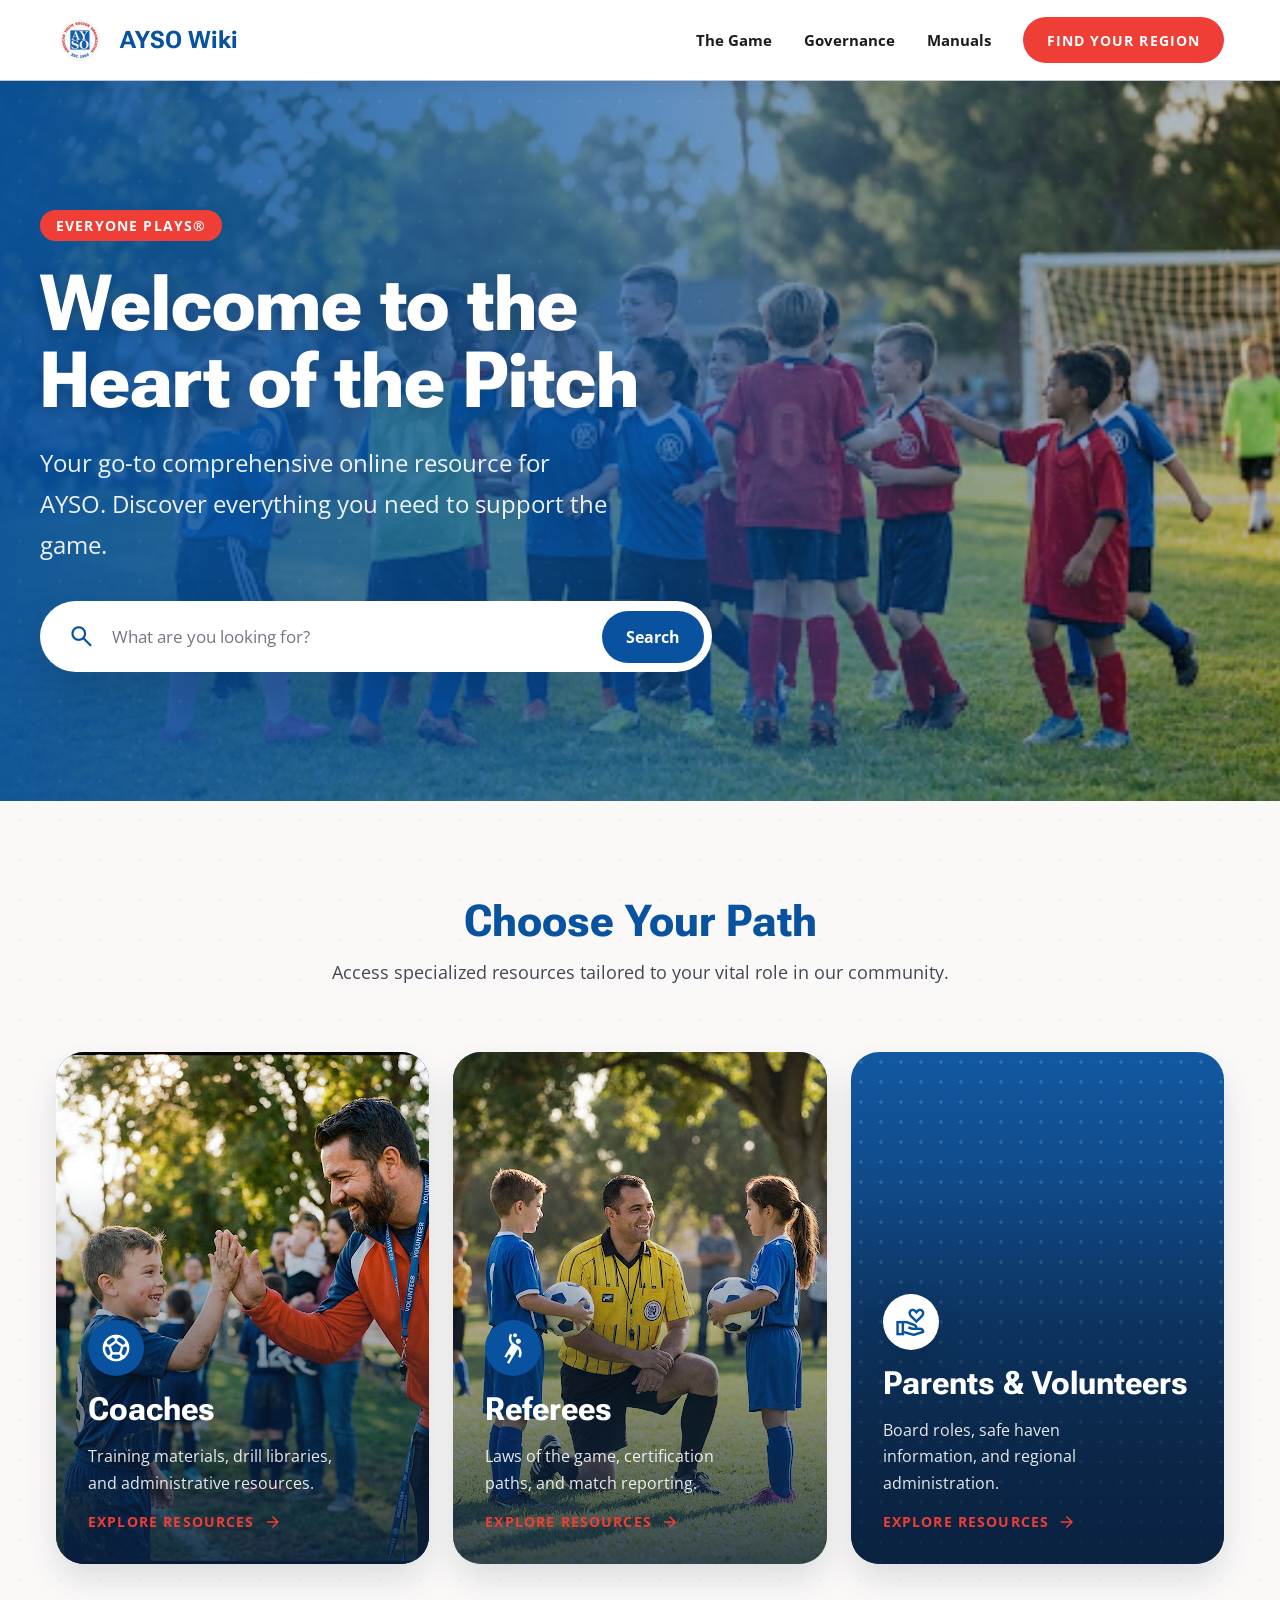
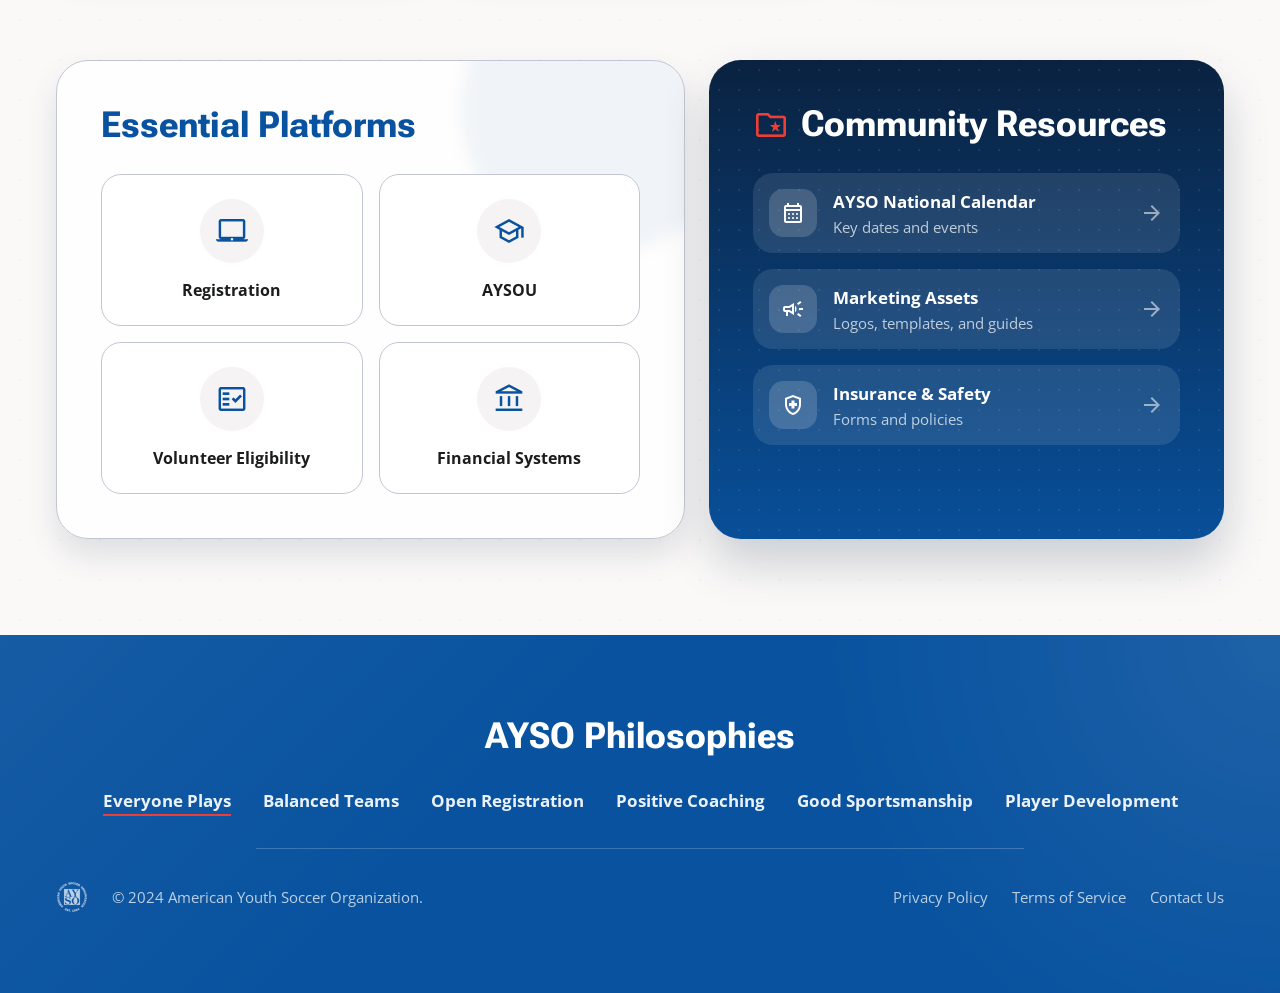
<file: index.html>
<!DOCTYPE html>
<html lang="en">
<head>
    <meta charset="utf-8"/>
    <meta content="width=device-width, initial-scale=1.0" name="viewport"/>
    <title>AYSO Wiki - Home</title>
    <link href="https://fonts.googleapis.com" rel="preconnect"/>
    <link crossorigin="" href="https://fonts.gstatic.com" rel="preconnect"/>
    <link href="https://fonts.googleapis.com/css2?family=Roboto+Flex:opsz,wght@8..144,400;700&amp;family=Open+Sans:wght@400;700&amp;display=swap" rel="stylesheet"/>
    <link href="https://fonts.googleapis.com/css2?family=Material+Symbols+Outlined:wght,FILL@100..700,0..1&amp;display=swap" rel="stylesheet"/>
    <link href="styles.css" rel="stylesheet"/>
</head>
<body>
    <header class="site-header">
        <div class="shell header-bar">
            <a class="brand" href="#">
                <img alt="AYSO Logo" src="images/ayso-logo-header.png"/>
                <span>AYSO Wiki</span>
            </a>
            <nav aria-label="Primary" class="desktop-nav">
                <a class="nav-link" href="#">The Game</a>
                <a class="nav-link" href="#">Governance</a>
                <a class="nav-link" href="#">Manuals</a>
                <a class="nav-cta" href="#">FIND YOUR REGION</a>
            </nav>
            <details class="mobile-nav">
                <summary aria-label="Open navigation menu">
                    <span aria-hidden="true" class="material-symbols-outlined">menu</span>
                </summary>
                <nav aria-label="Mobile primary">
                    <a href="#">The Game</a>
                    <a href="#">Governance</a>
                    <a href="#">Manuals</a>
                    <a class="nav-cta" href="#">FIND YOUR REGION</a>
                </nav>
            </details>
        </div>
    </header>

    <main class="page-main">
        <section class="hero">
            <img alt="Diverse group of young soccer players celebrating" class="hero-media" src="images/hero-soccer-players.jpg"/>
            <div class="hero-overlay"></div>
            <div aria-hidden="true" class="hero-pattern"></div>
            <div class="shell hero-content">
                <div class="hero-copy">
                    <span class="eyebrow">Everyone Plays®</span>
                    <h1 class="hero-title">Welcome to the Heart of the Pitch</h1>
                    <p>Your go-to comprehensive online resource for AYSO. Discover everything you need to support the game.</p>
                    <form action="#" class="search-form" role="search">
                        <label class="visually-hidden" for="site-search">Search the AYSO Wiki</label>
                        <div class="search-field">
                            <span aria-hidden="true" class="material-symbols-outlined search-icon">search</span>
                            <input class="search-input" id="site-search" placeholder="What are you looking for?" type="search"/>
                        </div>
                        <button class="search-button" type="submit">Search</button>
                    </form>
                </div>
            </div>
        </section>

        <div class="shell main-sections">
            <section aria-labelledby="choose-path-title">
                <div class="section-intro">
                    <h2 class="section-title" id="choose-path-title">Choose Your Path</h2>
                    <p class="section-copy">Access specialized resources tailored to your vital role in our community.</p>
                </div>
                <div class="role-grid">
                    <a class="role-card role-card--photo" href="#">
                        <img alt="AYSO Coach" class="role-image" src="images/coach.jpg"/>
                        <div class="role-card-body">
                            <div class="role-icon">
                                <span aria-hidden="true" class="material-symbols-outlined">sports_soccer</span>
                            </div>
                            <h3 class="role-title">Coaches</h3>
                            <p class="role-text">Training materials, drill libraries, and administrative resources.</p>
                            <span class="role-action">Explore Resources <span aria-hidden="true" class="material-symbols-outlined">arrow_forward</span></span>
                        </div>
                    </a>

                    <a class="role-card role-card--photo" href="#">
                        <img alt="AYSO Referee" class="role-image" src="images/referee.jpg"/>
                        <div class="role-card-body">
                            <div class="role-icon">
                                <span aria-hidden="true" class="material-symbols-outlined">sports_handball</span>
                            </div>
                            <h3 class="role-title">Referees</h3>
                            <p class="role-text">Laws of the game, certification paths, and match reporting.</p>
                            <span class="role-action">Explore Resources <span aria-hidden="true" class="material-symbols-outlined">arrow_forward</span></span>
                        </div>
                    </a>

                    <a class="role-card role-card--pattern" href="#">
                        <div class="role-card-body">
                            <div class="role-icon">
                                <span aria-hidden="true" class="material-symbols-outlined">volunteer_activism</span>
                            </div>
                            <h3 class="role-title">Parents &amp; Volunteers</h3>
                            <p class="role-text">Board roles, safe haven information, and regional administration.</p>
                            <span class="role-action">Explore Resources <span aria-hidden="true" class="material-symbols-outlined">arrow_forward</span></span>
                        </div>
                    </a>
                </div>
            </section>

            <section aria-label="Essential tools and community resources" class="resource-grid">
                <article class="panel platform-panel">
                    <h2 class="panel-title">Essential Platforms</h2>
                    <div class="platform-grid">
                        <a class="platform-link" href="#">
                            <span aria-hidden="true" class="material-symbols-outlined platform-icon">laptop_mac</span>
                            <span class="platform-label">Registration</span>
                        </a>
                        <a class="platform-link" href="#">
                            <span aria-hidden="true" class="material-symbols-outlined platform-icon">school</span>
                            <span class="platform-label">AYSOU</span>
                        </a>
                        <a class="platform-link" href="#">
                            <span aria-hidden="true" class="material-symbols-outlined platform-icon">fact_check</span>
                            <span class="platform-label">Volunteer Eligibility</span>
                        </a>
                        <a class="platform-link" href="#">
                            <span aria-hidden="true" class="material-symbols-outlined platform-icon">account_balance</span>
                            <span class="platform-label">Financial Systems</span>
                        </a>
                    </div>
                </article>

                <aside class="panel community-panel">
                    <h2 class="panel-title"><span aria-hidden="true" class="material-symbols-outlined">folder_special</span><span>Community Resources</span></h2>
                    <ul class="resource-list">
                        <li>
                            <a class="resource-link" href="#">
                                <div class="resource-item">
                                    <span aria-hidden="true" class="material-symbols-outlined resource-icon">calendar_month</span>
                                    <div class="resource-body">
                                        <span class="resource-name">AYSO National Calendar</span>
                                        <span class="resource-desc">Key dates and events</span>
                                    </div>
                                    <span aria-hidden="true" class="material-symbols-outlined resource-arrow">arrow_forward</span>
                                </div>
                            </a>
                        </li>
                        <li>
                            <a class="resource-link" href="#">
                                <div class="resource-item">
                                    <span aria-hidden="true" class="material-symbols-outlined resource-icon">campaign</span>
                                    <div class="resource-body">
                                        <span class="resource-name">Marketing Assets</span>
                                        <span class="resource-desc">Logos, templates, and guides</span>
                                    </div>
                                    <span aria-hidden="true" class="material-symbols-outlined resource-arrow">arrow_forward</span>
                                </div>
                            </a>
                        </li>
                        <li>
                            <a class="resource-link" href="#">
                                <div class="resource-item">
                                    <span aria-hidden="true" class="material-symbols-outlined resource-icon">health_and_safety</span>
                                    <div class="resource-body">
                                        <span class="resource-name">Insurance &amp; Safety</span>
                                        <span class="resource-desc">Forms and policies</span>
                                    </div>
                                    <span aria-hidden="true" class="material-symbols-outlined resource-arrow">arrow_forward</span>
                                </div>
                            </a>
                        </li>
                    </ul>
                </aside>
            </section>
        </div>
    </main>

    <footer class="site-footer">
        <div class="shell footer-shell">
            <h2 class="footer-title">AYSO Philosophies</h2>
            <nav aria-label="AYSO philosophies" class="philosophy-links">
                <a class="is-active" href="#">Everyone Plays</a>
                <a href="#">Balanced Teams</a>
                <a href="#">Open Registration</a>
                <a href="#">Positive Coaching</a>
                <a href="#">Good Sportsmanship</a>
                <a href="#">Player Development</a>
            </nav>
            <div aria-hidden="true" class="footer-divider"></div>
            <div class="footer-meta">
                <div class="footer-brand">
                    <img alt="AYSO Logo Small" src="images/ayso-logo-footer.png"/>
                    <span>© 2024 American Youth Soccer Organization.</span>
                </div>
                <div class="footer-links">
                    <a href="#">Privacy Policy</a>
                    <a href="#">Terms of Service</a>
                    <a href="#">Contact Us</a>
                </div>
            </div>
        </div>
    </footer>
</body>
</html>
</file>
<file: styles.css>
:root {
    color-scheme: light;
    --background: #fbf9f8;
    --surface: #ffffff;
    --surface-muted: #f5f3f3;
    --surface-soft: #f0eded;
    --border: #c2c6d3;
    --text: #1b1c1c;
    --text-muted: #424751;
    --brand-blue: #08529f;
    --brand-red: #ef3e35;
    --brand-red-deep: #dc302a;
    --navy: #0a2240;
    --gold: #ffcd00;
    --white: #ffffff;
    --shadow-soft: 0 1rem 2rem rgba(10, 34, 64, 0.12);
    --shadow-strong: 0 1.5rem 3rem rgba(10, 34, 64, 0.2);
    --radius-pill: 999px;
    --radius-large: 2rem;
    --radius-medium: 1.25rem;
    --max-width: 78rem;
    --gutter: clamp(1rem, 4vw, 2.5rem);
    --section-space: clamp(4rem, 8vw, 6rem);
}

* {
    box-sizing: border-box;
}

html {
    scroll-behavior: smooth;
}

body {
    margin: 0;
    min-height: 100vh;
    display: flex;
    flex-direction: column;
    font-family: "Open Sans", sans-serif;
    color: var(--text);
    background-color: var(--background);
    background-image: radial-gradient(rgba(8, 82, 159, 0.05) 1px, transparent 1px);
    background-size: 2.5rem 2.5rem;
}

img {
    display: block;
    max-width: 100%;
}

a {
    color: inherit;
    text-decoration: none;
}

button,
input,
summary {
    font: inherit;
}

.material-symbols-outlined {
    display: block;
    line-height: 1;
}

.visually-hidden {
    position: absolute;
    width: 1px;
    height: 1px;
    padding: 0;
    margin: -1px;
    overflow: hidden;
    clip: rect(0, 0, 0, 0);
    white-space: nowrap;
    border: 0;
}

.shell {
    width: min(100%, var(--max-width));
    margin-inline: auto;
    padding-inline: var(--gutter);
}

.page-main {
    flex: 1;
}

.site-header {
    position: sticky;
    top: 0;
    z-index: 50;
    background: rgba(255, 255, 255, 0.95);
    border-bottom: 1px solid var(--border);
    backdrop-filter: blur(18px);
    box-shadow: 0 0.25rem 1rem rgba(10, 34, 64, 0.08);
}

.header-bar {
    min-height: 5rem;
    display: flex;
    align-items: center;
    justify-content: space-between;
    gap: 1rem;
}

.brand {
    display: inline-flex;
    align-items: center;
    gap: 1rem;
    color: var(--brand-blue);
    font-family: "Roboto Flex", sans-serif;
    font-size: clamp(1.25rem, 2vw, 1.5rem);
    font-weight: 700;
}

.brand img {
    height: 3rem;
    width: auto;
}

.desktop-nav {
    display: flex;
    align-items: center;
    gap: 2rem;
}

.nav-link,
.mobile-nav a {
    color: var(--text);
    font-size: 0.95rem;
    font-weight: 700;
    transition: color 180ms ease, background-color 180ms ease;
}

.nav-link:hover,
.nav-link:focus-visible,
.mobile-nav a:hover,
.mobile-nav a:focus-visible {
    color: var(--brand-red);
}

.nav-cta {
    display: inline-flex;
    align-items: center;
    justify-content: center;
    padding: 0.85rem 1.5rem;
    border-radius: var(--radius-pill);
    background: var(--brand-red);
    color: var(--white);
    font-size: 0.85rem;
    font-weight: 700;
    letter-spacing: 0.08em;
    text-transform: uppercase;
    transition: background-color 180ms ease, transform 180ms ease;
}

.nav-cta:hover,
.nav-cta:focus-visible {
    background: var(--brand-red-deep);
    color: var(--white);
    transform: translateY(-1px);
}

.mobile-nav {
    display: none;
    position: relative;
}

.mobile-nav summary {
    display: grid;
    place-items: center;
    width: 3rem;
    height: 3rem;
    cursor: pointer;
    list-style: none;
    border-radius: var(--radius-pill);
    border: 1px solid rgba(8, 82, 159, 0.15);
    background: rgba(8, 82, 159, 0.06);
    color: var(--brand-blue);
}

.mobile-nav summary::-webkit-details-marker {
    display: none;
}

.mobile-nav nav {
    position: absolute;
    top: calc(100% + 0.75rem);
    right: 0;
    min-width: 15rem;
    display: grid;
    gap: 0.25rem;
    padding: 0.75rem;
    border: 1px solid var(--border);
    border-radius: 1rem;
    background: rgba(255, 255, 255, 0.98);
    box-shadow: var(--shadow-soft);
}

.mobile-nav a {
    padding: 0.85rem 1rem;
    border-radius: 0.85rem;
}

.mobile-nav a:hover,
.mobile-nav a:focus-visible {
    background: var(--surface-soft);
}

.hero {
    position: relative;
    min-height: 80svh;
    display: flex;
    align-items: center;
    overflow: hidden;
    isolation: isolate;
}

.hero-media,
.hero-overlay,
.hero-pattern {
    position: absolute;
    inset: 0;
}

.hero-media {
    width: 100%;
    height: 100%;
    object-fit: cover;
    object-position: center;
}

.hero-overlay {
    background: linear-gradient(90deg, rgba(8, 82, 159, 0.92) 0%, rgba(8, 82, 159, 0.66) 50%, rgba(0, 0, 0, 0.25) 100%);
}

.hero-pattern {
    background-image: radial-gradient(rgba(255, 255, 255, 0.12) 2px, transparent 2px);
    background-size: 2.5rem 2.5rem;
    opacity: 0.35;
    pointer-events: none;
}

.hero-content {
    position: relative;
    z-index: 1;
    width: 100%;
    padding-block: clamp(5rem, 10vw, 8rem);
}

.hero-copy {
    max-width: 42rem;
    color: var(--white);
}

.eyebrow {
    display: inline-flex;
    align-items: center;
    padding: 0.4rem 1rem;
    margin-bottom: 1.5rem;
    border-radius: var(--radius-pill);
    background: var(--brand-red);
    color: var(--white);
    font-size: 0.9rem;
    font-weight: 700;
    letter-spacing: 0.08em;
    text-transform: uppercase;
}

.hero-title,
.section-title,
.panel-title,
.footer-title,
.role-title {
    font-family: "Roboto Flex", sans-serif;
    text-wrap: balance;
}

.hero-title {
    margin: 0 0 1.5rem;
    font-size: clamp(2.85rem, 7vw, 4.9rem);
    line-height: 0.98;
    text-shadow: 0 0.25rem 1rem rgba(10, 34, 64, 0.3);
}

.hero-copy p {
    margin: 0 0 2.25rem;
    max-width: 36rem;
    color: rgba(255, 255, 255, 0.92);
    font-size: clamp(1.125rem, 2vw, 1.5rem);
    line-height: 1.7;
}

.search-form {
    display: grid;
    grid-template-columns: minmax(0, 1fr) auto;
    align-items: center;
    gap: 0.5rem;
    max-width: 42rem;
    padding: 0.5rem;
    border-radius: var(--radius-pill);
    background: var(--white);
    box-shadow: var(--shadow-strong);
}

.search-field {
    position: relative;
    min-width: 0;
}

.search-icon {
    position: absolute;
    left: 1.25rem;
    top: 50%;
    transform: translateY(-50%);
    color: var(--brand-blue);
    font-size: 1.7rem;
    pointer-events: none;
}

.search-input {
    width: 100%;
    min-width: 0;
    border: 0;
    background: transparent;
    color: var(--text);
    padding: 1rem 1rem 1rem 4rem;
    font-size: 1.05rem;
}

.search-input::placeholder {
    color: #727782;
}

.search-input:focus {
    outline: none;
}

.search-button {
    border: 0;
    border-radius: var(--radius-pill);
    background: var(--brand-blue);
    color: var(--white);
    padding: 0.95rem 1.5rem;
    font-weight: 700;
    cursor: pointer;
    transition: background-color 180ms ease, transform 180ms ease;
}

.search-button:hover,
.search-button:focus-visible {
    background: var(--navy);
    transform: translateY(-1px);
}

.main-sections {
    display: grid;
    gap: var(--section-space);
    padding-block: var(--section-space);
}

.section-intro {
    max-width: 42rem;
    margin-inline: auto;
    margin-bottom: clamp(2rem, 6vw, 4rem);
    text-align: center;
}

.section-title {
    margin: 0 0 0.75rem;
    color: var(--brand-blue);
    font-size: clamp(2rem, 4vw, 2.75rem);
    line-height: 1.1;
}

.section-copy {
    margin: 0;
    color: var(--text-muted);
    font-size: clamp(1rem, 1.6vw, 1.125rem);
    line-height: 1.7;
}

.role-grid {
    display: grid;
    grid-template-columns: repeat(3, minmax(0, 1fr));
    gap: 1.5rem;
}

.role-card {
    position: relative;
    display: block;
    min-height: 32rem;
    overflow: hidden;
    border-radius: 1.75rem;
    background: var(--brand-blue);
    box-shadow: var(--shadow-soft);
    isolation: isolate;
    transition: transform 240ms ease, box-shadow 240ms ease;
}

.role-card:hover,
.role-card:focus-visible {
    transform: translateY(-0.35rem);
    box-shadow: var(--shadow-strong);
}

.role-card::after {
    content: "";
    position: absolute;
    inset: 0;
    background: linear-gradient(180deg, rgba(10, 34, 64, 0) 25%, rgba(10, 34, 64, 0.82) 100%);
}

.role-card--photo .role-image {
    position: absolute;
    inset: 0;
    width: 100%;
    height: 100%;
    object-fit: cover;
    transition: transform 700ms ease;
}

.role-card--pattern {
    background: linear-gradient(180deg, rgba(8, 82, 159, 0.96), rgba(10, 34, 64, 1));
}

.role-card--pattern::before {
    content: "";
    position: absolute;
    inset: 0;
    background-image: radial-gradient(rgba(255, 255, 255, 0.22) 2px, transparent 2px);
    background-size: 1.25rem 1.25rem;
    opacity: 0.55;
}

.role-card:hover .role-image,
.role-card:focus-visible .role-image {
    transform: scale(1.05);
}

.role-card-body {
    position: absolute;
    inset: auto 0 0;
    z-index: 1;
    display: grid;
    gap: 1rem;
    padding: 2rem;
    color: var(--white);
}

.role-icon {
    display: grid;
    place-items: center;
    width: 3.5rem;
    height: 3.5rem;
    border-radius: 50%;
    background: var(--brand-blue);
    color: var(--white);
    box-shadow: 0 0.75rem 1.5rem rgba(10, 34, 64, 0.25);
    transition: background-color 240ms ease, color 240ms ease;
}

.role-card--pattern .role-icon {
    background: var(--white);
    color: var(--brand-blue);
}

.role-card:hover .role-icon,
.role-card:focus-visible .role-icon {
    background: var(--brand-red);
    color: var(--white);
}

.role-icon .material-symbols-outlined {
    font-size: 2rem;
}

.role-title {
    margin: 0;
    font-size: clamp(1.75rem, 3vw, 2rem);
    line-height: 1.1;
}

.role-text {
    margin: 0;
    max-width: 28ch;
    color: rgba(255, 255, 255, 0.9);
    line-height: 1.65;
}

.role-action {
    display: inline-flex;
    align-items: center;
    gap: 0.5rem;
    color: var(--brand-red);
    font-size: 0.9rem;
    font-weight: 700;
    letter-spacing: 0.08em;
    text-transform: uppercase;
    transition: gap 240ms ease;
}

.role-action .material-symbols-outlined {
    font-size: 1.25rem;
}

.role-card:hover .role-action,
.role-card:focus-visible .role-action {
    gap: 0.9rem;
}

.resource-grid {
    display: grid;
    grid-template-columns: minmax(0, 1.1fr) minmax(0, 0.9fr);
    gap: 1.5rem;
}

.panel {
    position: relative;
    overflow: hidden;
    padding: clamp(1.75rem, 4vw, 2.75rem);
    border-radius: var(--radius-large);
}

.platform-panel {
    background: rgba(255, 255, 255, 0.92);
    border: 1px solid var(--border);
    box-shadow: var(--shadow-soft);
}

.platform-panel::after {
    content: "";
    position: absolute;
    top: -6rem;
    right: -4rem;
    width: 18rem;
    aspect-ratio: 1;
    border-radius: 50%;
    background: rgba(8, 82, 159, 0.06);
    filter: blur(8px);
}

.panel-title {
    position: relative;
    z-index: 1;
    display: flex;
    align-items: center;
    gap: 0.75rem;
    margin: 0 0 1.75rem;
    color: var(--brand-blue);
    font-size: clamp(1.8rem, 3vw, 2.25rem);
    line-height: 1.15;
}

.platform-grid {
    position: relative;
    z-index: 1;
    display: grid;
    grid-template-columns: repeat(2, minmax(0, 1fr));
    gap: 1rem;
}

.platform-link {
    display: grid;
    justify-items: center;
    gap: 1rem;
    padding: 1.5rem 1rem;
    border: 1px solid var(--border);
    border-radius: var(--radius-medium);
    background: var(--surface);
    text-align: center;
    transition: border-color 180ms ease, box-shadow 180ms ease, transform 180ms ease;
}

.platform-link:hover,
.platform-link:focus-visible {
    border-color: var(--brand-blue);
    box-shadow: 0 0.75rem 1.5rem rgba(8, 82, 159, 0.12);
    transform: translateY(-2px);
}

.platform-icon {
    display: grid;
    place-items: center;
    width: 4rem;
    aspect-ratio: 1;
    border-radius: 50%;
    background: var(--surface-muted);
    color: var(--brand-blue);
    font-size: 2rem;
}

.platform-label {
    font-weight: 700;
}

.community-panel {
    background-color: var(--navy);
    background-image: linear-gradient(180deg, rgba(10, 34, 64, 1), rgba(8, 82, 159, 0.94));
    box-shadow: var(--shadow-strong);
    color: var(--white);
}

.community-panel::before {
    content: "";
    position: absolute;
    inset: 0;
    background-image: radial-gradient(rgba(255, 255, 255, 0.12) 1px, transparent 1px);
    background-size: 1.25rem 1.25rem;
    opacity: 0.65;
}

.community-panel .panel-title {
    color: var(--white);
}

.community-panel .panel-title .material-symbols-outlined {
    color: var(--brand-red);
    font-size: 2.25rem;
}

.resource-list {
    position: relative;
    z-index: 1;
    display: grid;
    gap: 1rem;
    list-style: none;
    margin: 0;
    padding: 0;
}

.resource-link {
    display: block;
}

.resource-item {
    display: flex;
    align-items: center;
    gap: 1rem;
    padding: 1rem;
    border-radius: var(--radius-medium);
    background: rgba(255, 255, 255, 0.1);
    transition: background-color 180ms ease, transform 180ms ease;
}

.resource-link:hover .resource-item,
.resource-link:focus-visible .resource-item {
    background: var(--brand-red);
    transform: translateY(-2px);
}

.resource-icon {
    display: grid;
    place-items: center;
    width: 3rem;
    height: 3rem;
    border-radius: 0.9rem;
    background: rgba(255, 255, 255, 0.16);
    color: var(--white);
    flex: none;
    font-size: 1.5rem;
}

.resource-body {
    flex: 1;
    display: grid;
    gap: 0.25rem;
}

.resource-name {
    display: block;
    font-size: 1.05rem;
    font-weight: 700;
}

.resource-desc {
    display: block;
    color: rgba(255, 255, 255, 0.72);
    font-size: 0.95rem;
}

.resource-arrow {
    color: rgba(255, 255, 255, 0.55);
    transition: color 180ms ease, transform 180ms ease;
}

.resource-link:hover .resource-arrow,
.resource-link:focus-visible .resource-arrow {
    color: var(--white);
    transform: translateX(0.25rem);
}

.site-footer {
    position: relative;
    overflow: hidden;
    margin-top: auto;
    background: var(--brand-blue);
    color: var(--white);
}

.site-footer::before {
    content: "";
    position: absolute;
    inset: 0;
    background: linear-gradient(135deg, rgba(255, 255, 255, 0.08), transparent 40%), radial-gradient(circle at top right, rgba(255, 255, 255, 0.12), transparent 35%);
    opacity: 0.75;
}

.footer-shell {
    position: relative;
    z-index: 1;
    display: grid;
    gap: 2rem;
    padding-block: clamp(3.5rem, 7vw, 5rem);
    text-align: center;
}

.footer-title {
    margin: 0;
    font-size: clamp(1.8rem, 3vw, 2.25rem);
}

.philosophy-links {
    display: flex;
    flex-wrap: wrap;
    justify-content: center;
    gap: 1rem 2rem;
}

.philosophy-links a {
    position: relative;
    padding-bottom: 0.2rem;
    color: rgba(255, 255, 255, 0.92);
    font-size: 1.05rem;
    font-weight: 700;
    transition: color 180ms ease;
}

.philosophy-links a::after {
    content: "";
    position: absolute;
    left: 0;
    right: 0;
    bottom: 0;
    height: 2px;
    background: var(--brand-red);
    transform: scaleX(0);
    transform-origin: left;
    transition: transform 180ms ease;
}

.philosophy-links a:hover,
.philosophy-links a:focus-visible {
    color: var(--gold);
}

.philosophy-links a:hover::after,
.philosophy-links a:focus-visible::after,
.philosophy-links .is-active::after {
    transform: scaleX(1);
}

.footer-divider {
    width: min(100%, 48rem);
    height: 1px;
    margin-inline: auto;
    background: rgba(255, 255, 255, 0.2);
}

.footer-meta {
    display: flex;
    align-items: center;
    justify-content: space-between;
    gap: 1.5rem;
    flex-wrap: wrap;
    color: rgba(255, 255, 255, 0.72);
    font-size: 0.95rem;
}

.footer-brand,
.footer-links {
    display: flex;
    align-items: center;
    flex-wrap: wrap;
    justify-content: center;
    gap: 0.75rem 1.5rem;
}

.footer-brand img {
    height: 2rem;
    width: auto;
    filter: brightness(0) invert(1);
    opacity: 0.72;
}

.footer-links a {
    transition: color 180ms ease;
}

.footer-links a:hover,
.footer-links a:focus-visible {
    color: var(--white);
}

a:focus-visible,
button:focus-visible,
input:focus-visible,
summary:focus-visible {
    outline: 3px solid rgba(255, 205, 0, 0.75);
    outline-offset: 3px;
}

@media (max-width: 900px) {
    .desktop-nav {
        display: none;
    }

    .mobile-nav {
        display: block;
    }

    .role-grid,
    .resource-grid {
        grid-template-columns: 1fr;
    }

    .footer-meta {
        justify-content: center;
    }
}

@media (max-width: 720px) {
    .hero {
        min-height: auto;
    }

    .search-form {
        grid-template-columns: 1fr;
        border-radius: 1.5rem;
    }

    .search-button {
        width: 100%;
    }

    .platform-grid {
        grid-template-columns: 1fr;
    }
}

@media (max-width: 560px) {
    .brand span {
        display: none;
    }

    .role-card {
        min-height: 28rem;
    }

    .footer-meta {
        text-align: center;
    }
}

@media (prefers-reduced-motion: reduce) {
    html {
        scroll-behavior: auto;
    }

    *,
    *::before,
    *::after {
        animation-duration: 0.01ms !important;
        animation-iteration-count: 1 !important;
        transition-duration: 0.01ms !important;
        scroll-behavior: auto !important;
    }
}
</file>
